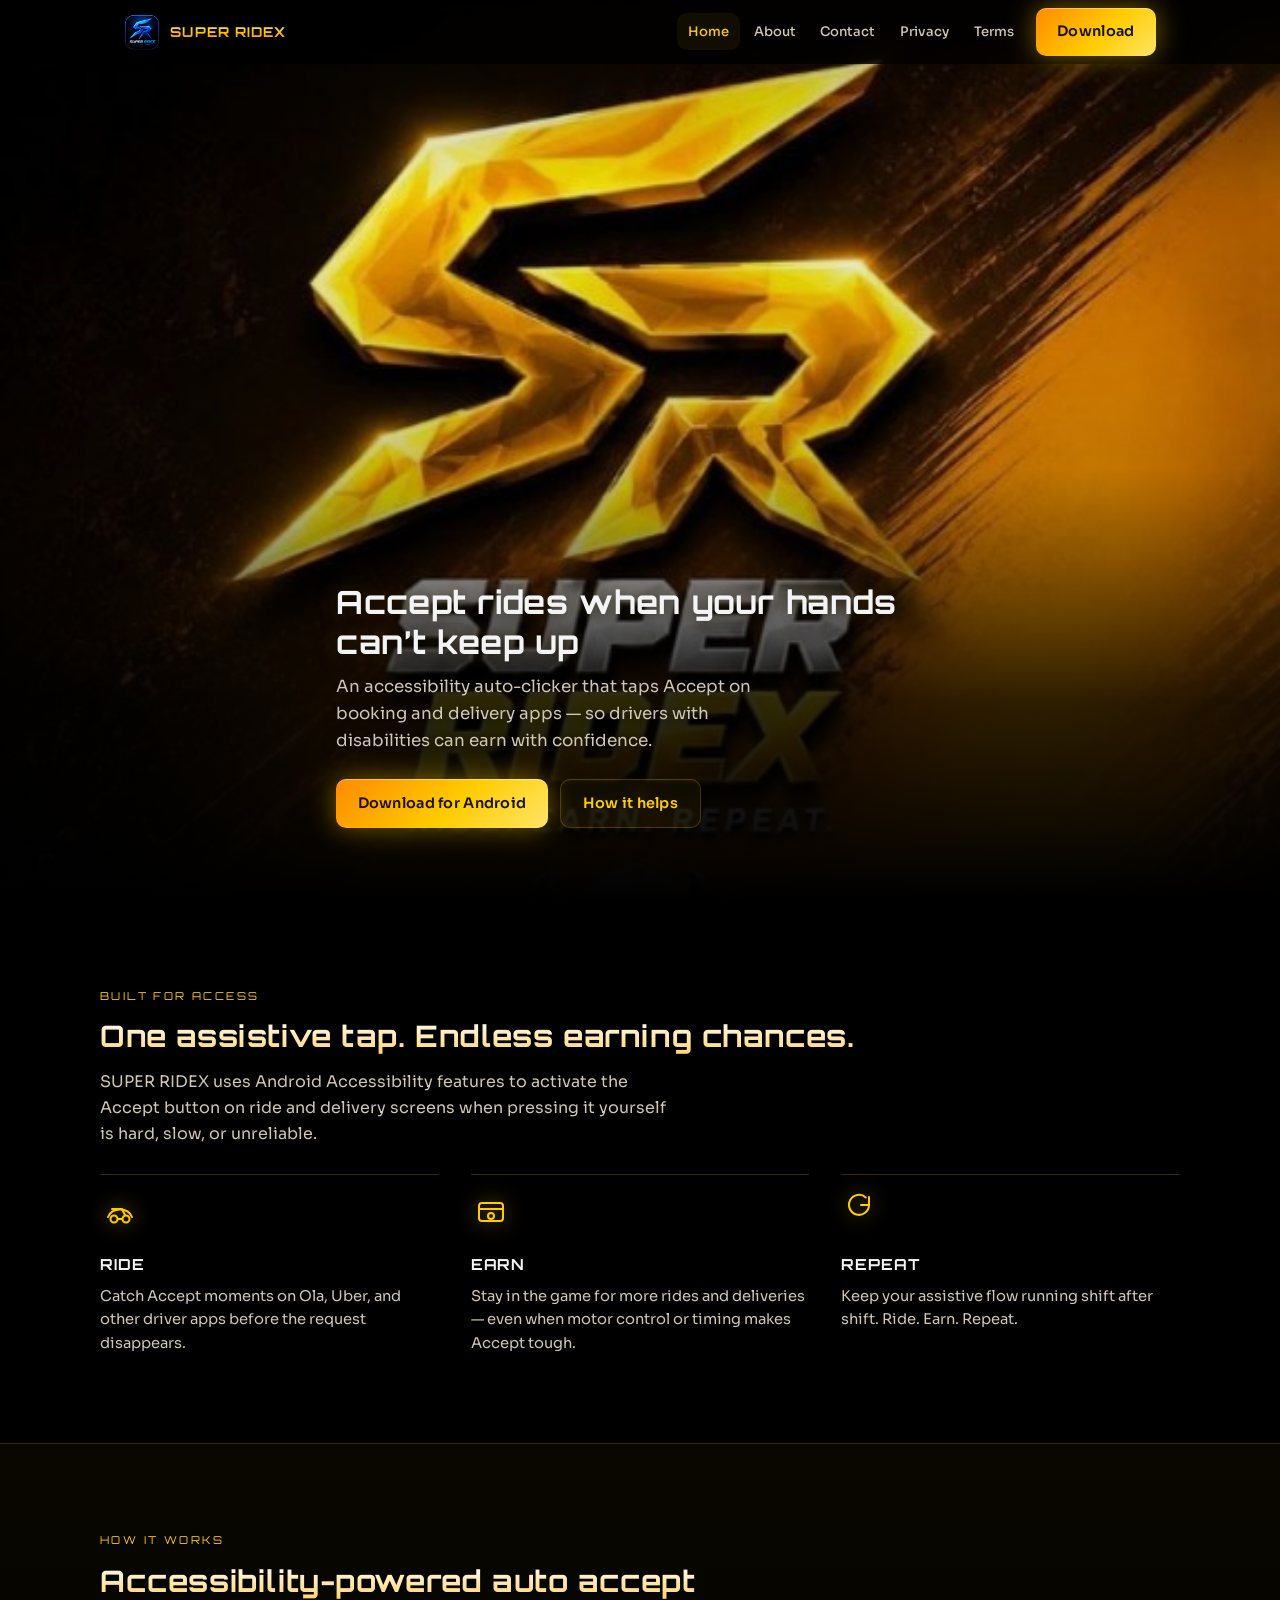
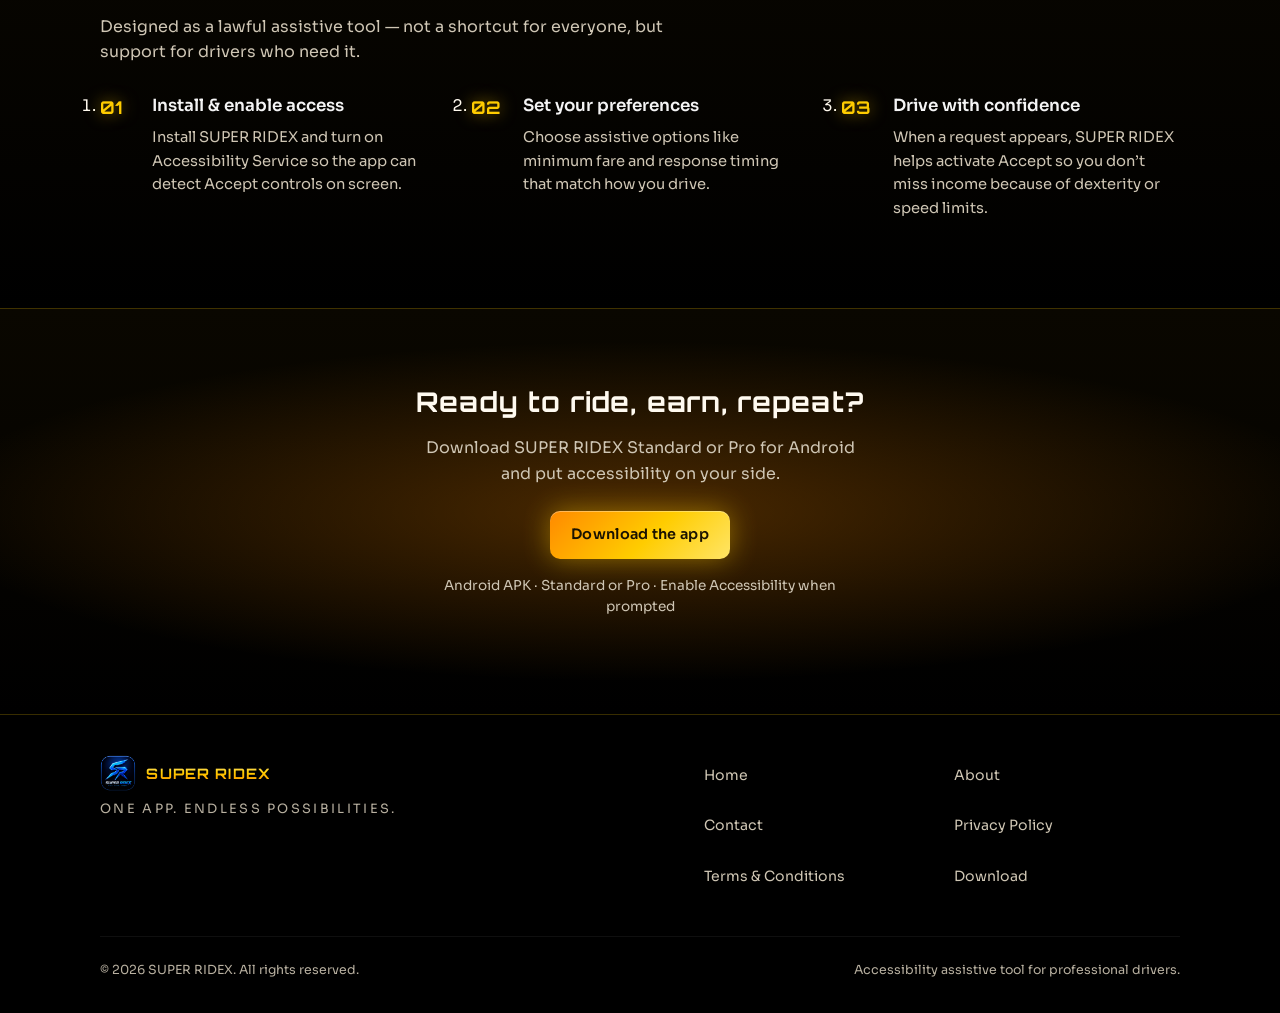
<file: index.html>
<!DOCTYPE html>
<html lang="en">
<head>
  <meta charset="UTF-8" />
  <meta name="viewport" content="width=device-width, initial-scale=1" />
  <title>SUPER RIDEX — Accessibility Auto-Accept for Drivers</title>
  <meta name="description" content="SUPER RIDEX is an accessibility app that helps drivers with disabilities automatically tap Accept on ride and delivery booking apps — so you can ride, earn, and repeat." />
  <meta name="keywords" content="SUPER RIDEX, accessibility app, auto accept, driver assist, ride hailing accessibility, delivery driver disability, automatic clicker" />
  <meta name="author" content="SUPER RIDEX" />
  <meta name="robots" content="index, follow" />
  <meta name="theme-color" content="#000000" />
  <link rel="canonical" href="https://superridex.com/" />

  <meta property="og:type" content="website" />
  <meta property="og:site_name" content="SUPER RIDEX" />
  <meta property="og:title" content="SUPER RIDEX — Accessibility Auto-Accept for Drivers" />
  <meta property="og:description" content="Assistive auto-accept for ride and delivery apps. Built for drivers with disabilities who want to earn with confidence." />
  <meta property="og:url" content="https://superridex.com/" />
  <meta property="og:image" content="https://superridex.com/assets/og-image.png" />
  <meta property="og:image:alt" content="SUPER RIDEX logo" />

  <meta name="twitter:card" content="summary_large_image" />
  <meta name="twitter:title" content="SUPER RIDEX — Accessibility Auto-Accept for Drivers" />
  <meta name="twitter:description" content="Assistive auto-accept for ride and delivery apps. Built for drivers with disabilities." />
  <meta name="twitter:image" content="https://superridex.com/assets/og-image.png" />

  <link rel="icon" href="assets/icon.png" type="image/png" />
  <link rel="apple-touch-icon" href="assets/icon.png" />

  <link rel="preconnect" href="https://fonts.googleapis.com" />
  <link rel="preconnect" href="https://fonts.gstatic.com" crossorigin />
  <link href="https://fonts.googleapis.com/css2?family=Orbitron:wght@600;700&family=Sora:wght@400;500;600&display=swap" rel="stylesheet" />
  <link rel="stylesheet" href="css/styles.css?v=20260820g" />

  <script type="application/ld+json">
  {
    "@context": "https://schema.org",
    "@type": "SoftwareApplication",
    "name": "SUPER RIDEX",
    "applicationCategory": "AccessibilityApplication",
    "operatingSystem": "Android",
    "description": "Accessibility assistive app that helps drivers with disabilities automatically activate the Accept button on ride-hailing and delivery apps.",
    "offers": {
      "@type": "Offer",
      "price": "0",
      "priceCurrency": "INR"
    },
    "url": "https://superridex.com/",
    "image": "https://superridex.com/assets/og-image.png"
  }
  </script>
</head>
<body>
  <a class="skip-link" href="#main">Skip to content</a>

  <header class="site-header">
    <div class="nav-inner">
      <a class="brand" href="index.html" aria-label="SUPER RIDEX home">
        <img class="brand-mark" src="assets/icon.png" width="36" height="36" alt="" />
        <span class="brand-name">Super Ridex</span>
      </a>
      <button class="nav-toggle" type="button" aria-expanded="false" aria-controls="site-nav" aria-label="Open menu">
        <svg viewBox="0 0 24 24" fill="none" stroke="currentColor" stroke-width="2" aria-hidden="true">
          <path d="M4 7h16M4 12h16M4 17h16" />
        </svg>
      </button>
      <nav id="site-nav" class="nav-links" aria-label="Primary">
        <a href="index.html" aria-current="page">Home</a>
        <a href="about.html">About</a>
        <a href="contact.html">Contact</a>
        <a href="privacy.html">Privacy</a>
        <a href="terms.html">Terms</a>
      </nav>
      <a class="btn btn-primary nav-cta js-download" href="downloads/superridex.apk" download>Download</a>
    </div>
  </header>

  <main id="main">
    <section class="hero" aria-label="SUPER RIDEX introduction">
      <div class="hero-media" aria-hidden="true">
        <img src="assets/hero.png?v=20260820g" alt="" width="1080" height="1920" fetchpriority="high" />
      </div>
      <div class="hero-scrim" aria-hidden="true"></div>
      <div class="hero-content">
        <h1>Accept rides when your hands can’t keep up</h1>
        <p class="hero-lead">An accessibility auto-clicker that taps Accept on booking and delivery apps — so drivers with disabilities can earn with confidence.</p>
        <div class="hero-actions">
          <a class="btn btn-primary js-download" href="downloads/superridex.apk" download>Download for Android</a>
          <a class="btn btn-ghost" href="about.html">How it helps</a>
        </div>
      </div>
    </section>

    <section class="section" aria-labelledby="why-title">
      <div class="section-inner">
        <p class="section-label reveal">Built for access</p>
        <h2 id="why-title" class="section-title reveal">One assistive tap. Endless earning chances.</h2>
        <p class="section-copy reveal">SUPER RIDEX uses Android Accessibility features to activate the Accept button on ride and delivery screens when pressing it yourself is hard, slow, or unreliable.</p>
        <div class="feature-list">
          <article class="feature reveal">
            <svg class="feature-icon" viewBox="0 0 40 40" fill="none" aria-hidden="true">
              <path d="M8 26c4-10 20-10 24 0" stroke="currentColor" stroke-width="2" stroke-linecap="round"/>
              <circle cx="14" cy="28" r="3.5" stroke="currentColor" stroke-width="2"/>
              <circle cx="26" cy="28" r="3.5" stroke="currentColor" stroke-width="2"/>
              <path d="M17.5 28h5" stroke="currentColor" stroke-width="2"/>
              <path d="M12 18h10l3 6" stroke="currentColor" stroke-width="2" stroke-linecap="round"/>
            </svg>
            <h3>Ride</h3>
            <p>Catch Accept moments on Ola, Uber, and other driver apps before the request disappears.</p>
          </article>
          <article class="feature reveal">
            <svg class="feature-icon" viewBox="0 0 40 40" fill="none" aria-hidden="true">
              <rect x="8" y="12" width="24" height="18" rx="3" stroke="currentColor" stroke-width="2"/>
              <path d="M8 18h24" stroke="currentColor" stroke-width="2"/>
              <circle cx="20" cy="25" r="3" stroke="currentColor" stroke-width="2"/>
            </svg>
            <h3>Earn</h3>
            <p>Stay in the game for more rides and deliveries — even when motor control or timing makes Accept tough.</p>
          </article>
          <article class="feature reveal">
            <svg class="feature-icon" viewBox="0 0 40 40" fill="none" aria-hidden="true">
              <path d="M28 14a10 10 0 1 1-3.2-7.5" stroke="currentColor" stroke-width="2" stroke-linecap="round"/>
              <path d="M28 6v8h-8" stroke="currentColor" stroke-width="2" stroke-linecap="round" stroke-linejoin="round"/>
            </svg>
            <h3>Repeat</h3>
            <p>Keep your assistive flow running shift after shift. Ride. Earn. Repeat.</p>
          </article>
        </div>
      </div>
    </section>

    <section class="section section-alt" aria-labelledby="how-title">
      <div class="section-inner">
        <p class="section-label reveal">How it works</p>
        <h2 id="how-title" class="section-title reveal">Accessibility-powered auto accept</h2>
        <p class="section-copy reveal">Designed as a lawful assistive tool — not a shortcut for everyone, but support for drivers who need it.</p>
        <ol class="steps">
          <li class="step reveal">
            <h3>Install &amp; enable access</h3>
            <p>Install SUPER RIDEX and turn on Accessibility Service so the app can detect Accept controls on screen.</p>
          </li>
          <li class="step reveal">
            <h3>Set your preferences</h3>
            <p>Choose assistive options like minimum fare and response timing that match how you drive.</p>
          </li>
          <li class="step reveal">
            <h3>Drive with confidence</h3>
            <p>When a request appears, SUPER RIDEX helps activate Accept so you don’t miss income because of dexterity or speed limits.</p>
          </li>
        </ol>
      </div>
    </section>

    <section class="cta-band" aria-labelledby="cta-title">
      <h2 id="cta-title" class="reveal">Ready to ride, earn, repeat?</h2>
      <p class="reveal">Download SUPER RIDEX Standard or Pro for Android and put accessibility on your side.</p>
      <a class="btn btn-primary reveal js-download" href="downloads/superridex.apk" download>Download the app</a>
      <p class="download-note reveal">Android APK · Standard or Pro · Enable Accessibility when prompted</p>
    </section>
  </main>

  <footer class="site-footer">
    <div class="footer-inner">
      <div class="footer-brand">
        <a class="brand" href="index.html">
          <img class="brand-mark" src="assets/icon.png" width="36" height="36" alt="" />
          <span class="brand-name">Super Ridex</span>
        </a>
        <p class="footer-tag">One app. Endless possibilities.</p>
      </div>
      <nav class="footer-nav" aria-label="Footer">
        <a href="index.html">Home</a>
        <a href="about.html">About</a>
        <a href="contact.html">Contact</a>
        <a href="privacy.html">Privacy Policy</a>
        <a href="terms.html">Terms &amp; Conditions</a>
        <a class="js-download" href="downloads/superridex.apk" download>Download</a>
      </nav>
      <div class="footer-bottom">
        <span>&copy; 2026 SUPER RIDEX. All rights reserved.</span>
        <span>Accessibility assistive tool for professional drivers.</span>
      </div>
    </div>
  </footer>

  <script src="js/main.js?v=20260820g" defer></script>
</body>
</html>
</file>
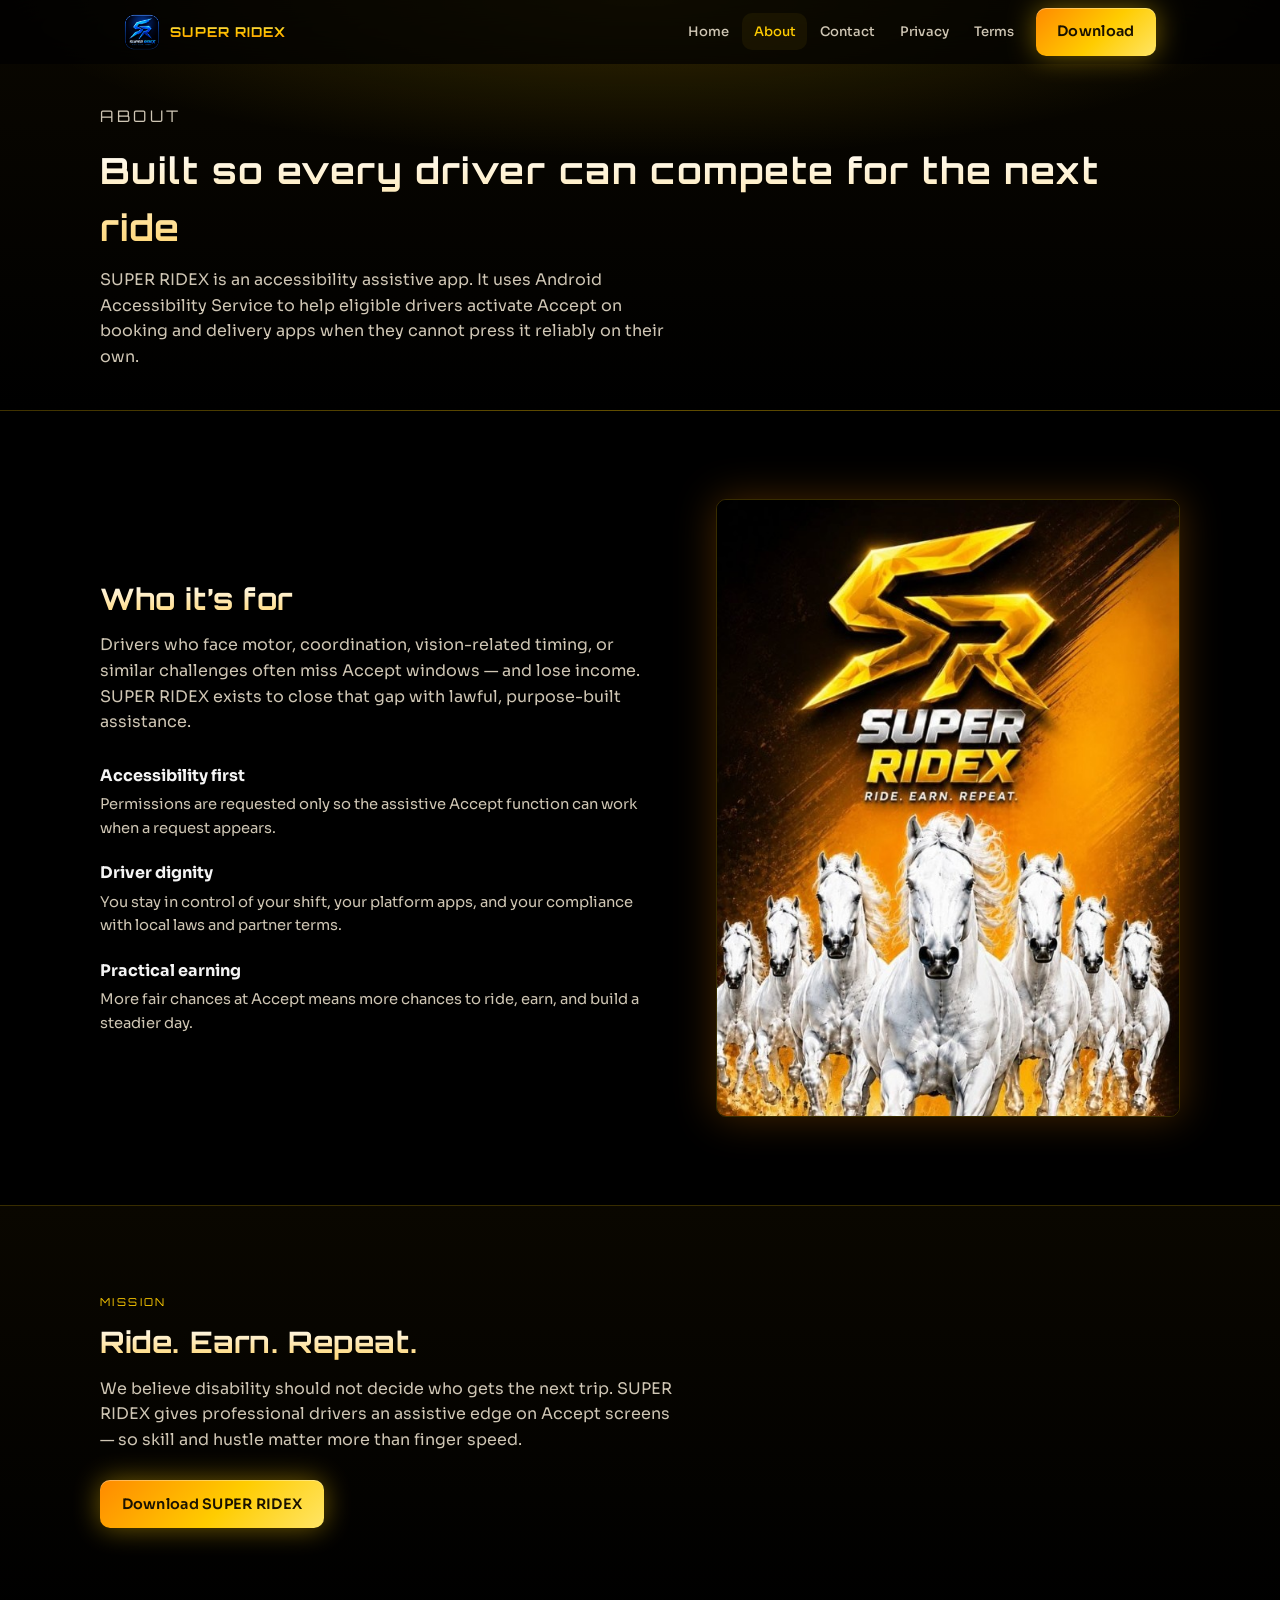
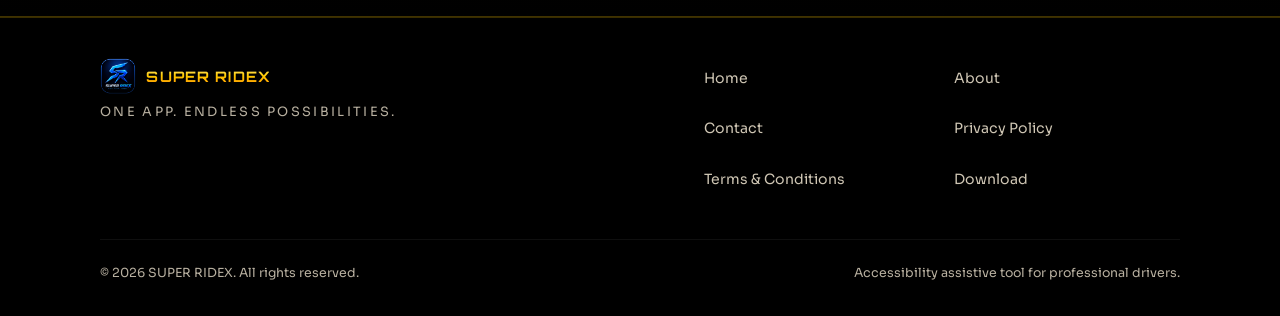
<file: about.html>
<!DOCTYPE html>
<html lang="en">
<head>
  <meta charset="UTF-8" />
  <meta name="viewport" content="width=device-width, initial-scale=1" />
  <title>About SUPER RIDEX — Accessibility for Drivers Who Earn</title>
  <meta name="description" content="Learn how SUPER RIDEX helps drivers with motor, coordination, or timing challenges accept rides and deliveries using Android Accessibility features." />
  <meta name="robots" content="index, follow" />
  <meta name="theme-color" content="#000000" />
  <link rel="canonical" href="https://superridex.com/about.html" />

  <meta property="og:type" content="website" />
  <meta property="og:title" content="About SUPER RIDEX" />
  <meta property="og:description" content="An accessibility auto-accept app built for drivers with disabilities." />
  <meta property="og:url" content="https://superridex.com/about.html" />
  <meta property="og:image" content="https://superridex.com/assets/og-image.png" />

  <meta name="twitter:card" content="summary_large_image" />
  <meta name="twitter:title" content="About SUPER RIDEX" />
  <meta name="twitter:description" content="An accessibility auto-accept app built for drivers with disabilities." />
  <meta name="twitter:image" content="https://superridex.com/assets/og-image.png" />

  <link rel="icon" href="assets/icon.png" type="image/png" />
  <link rel="preconnect" href="https://fonts.googleapis.com" />
  <link rel="preconnect" href="https://fonts.gstatic.com" crossorigin />
  <link href="https://fonts.googleapis.com/css2?family=Orbitron:wght@600;700&family=Sora:wght@400;500;600&display=swap" rel="stylesheet" />
  <link rel="stylesheet" href="css/styles.css?v=20260820g" />
</head>
<body>
  <a class="skip-link" href="#main">Skip to content</a>

  <header class="site-header">
    <div class="nav-inner">
      <a class="brand" href="index.html" aria-label="SUPER RIDEX home">
        <img class="brand-mark" src="assets/icon.png" width="36" height="36" alt="" />
        <span class="brand-name">Super Ridex</span>
      </a>
      <button class="nav-toggle" type="button" aria-expanded="false" aria-controls="site-nav" aria-label="Open menu">
        <svg viewBox="0 0 24 24" fill="none" stroke="currentColor" stroke-width="2" aria-hidden="true">
          <path d="M4 7h16M4 12h16M4 17h16" />
        </svg>
      </button>
      <nav id="site-nav" class="nav-links" aria-label="Primary">
        <a href="index.html">Home</a>
        <a href="about.html" aria-current="page">About</a>
        <a href="contact.html">Contact</a>
        <a href="privacy.html">Privacy</a>
        <a href="terms.html">Terms</a>
      </nav>
      <a class="btn btn-primary nav-cta js-download" href="downloads/superridex.apk" download>Download</a>
    </div>
  </header>

  <main id="main">
    <header class="page-hero">
      <div class="page-hero-inner">
        <p class="section-label">About</p>
        <h1>Built so every driver can compete for the next ride</h1>
        <p>SUPER RIDEX is an accessibility assistive app. It uses Android Accessibility Service to help eligible drivers activate Accept on booking and delivery apps when they cannot press it reliably on their own.</p>
      </div>
    </header>

    <section class="section">
      <div class="section-inner about-grid">
        <div class="reveal">
          <h2 class="section-title">Who it’s for</h2>
          <p class="section-copy">Drivers who face motor, coordination, vision-related timing, or similar challenges often miss Accept windows — and lose income. SUPER RIDEX exists to close that gap with lawful, purpose-built assistance.</p>
          <div class="values">
            <div class="value">
              <h3>Accessibility first</h3>
              <p>Permissions are requested only so the assistive Accept function can work when a request appears.</p>
            </div>
            <div class="value">
              <h3>Driver dignity</h3>
              <p>You stay in control of your shift, your platform apps, and your compliance with local laws and partner terms.</p>
            </div>
            <div class="value">
              <h3>Practical earning</h3>
              <p>More fair chances at Accept means more chances to ride, earn, and build a steadier day.</p>
            </div>
          </div>
        </div>
        <div class="about-visual reveal">
          <img src="assets/hero.png?v=20260820g" width="720" height="960" alt="SUPER RIDEX brand artwork: gold SR mark and charging horses" />
        </div>
      </div>
    </section>

    <section class="section section-alt" aria-labelledby="mission-title">
      <div class="section-inner">
        <p class="section-label reveal">Mission</p>
        <h2 id="mission-title" class="section-title reveal">Ride. Earn. Repeat.</h2>
        <p class="section-copy reveal">We believe disability should not decide who gets the next trip. SUPER RIDEX gives professional drivers an assistive edge on Accept screens — so skill and hustle matter more than finger speed.</p>
        <a class="btn btn-primary reveal js-download" href="downloads/superridex.apk" download>Download SUPER RIDEX</a>
      </div>
    </section>
  </main>

  <footer class="site-footer">
    <div class="footer-inner">
      <div class="footer-brand">
        <a class="brand" href="index.html">
          <img class="brand-mark" src="assets/icon.png" width="36" height="36" alt="" />
          <span class="brand-name">Super Ridex</span>
        </a>
        <p class="footer-tag">One app. Endless possibilities.</p>
      </div>
      <nav class="footer-nav" aria-label="Footer">
        <a href="index.html">Home</a>
        <a href="about.html">About</a>
        <a href="contact.html">Contact</a>
        <a href="privacy.html">Privacy Policy</a>
        <a href="terms.html">Terms &amp; Conditions</a>
        <a class="js-download" href="downloads/superridex.apk" download>Download</a>
      </nav>
      <div class="footer-bottom">
        <span>&copy; 2026 SUPER RIDEX. All rights reserved.</span>
        <span>Accessibility assistive tool for professional drivers.</span>
      </div>
    </div>
  </footer>

  <script src="js/main.js?v=20260820g" defer></script>
</body>
</html>
</file>
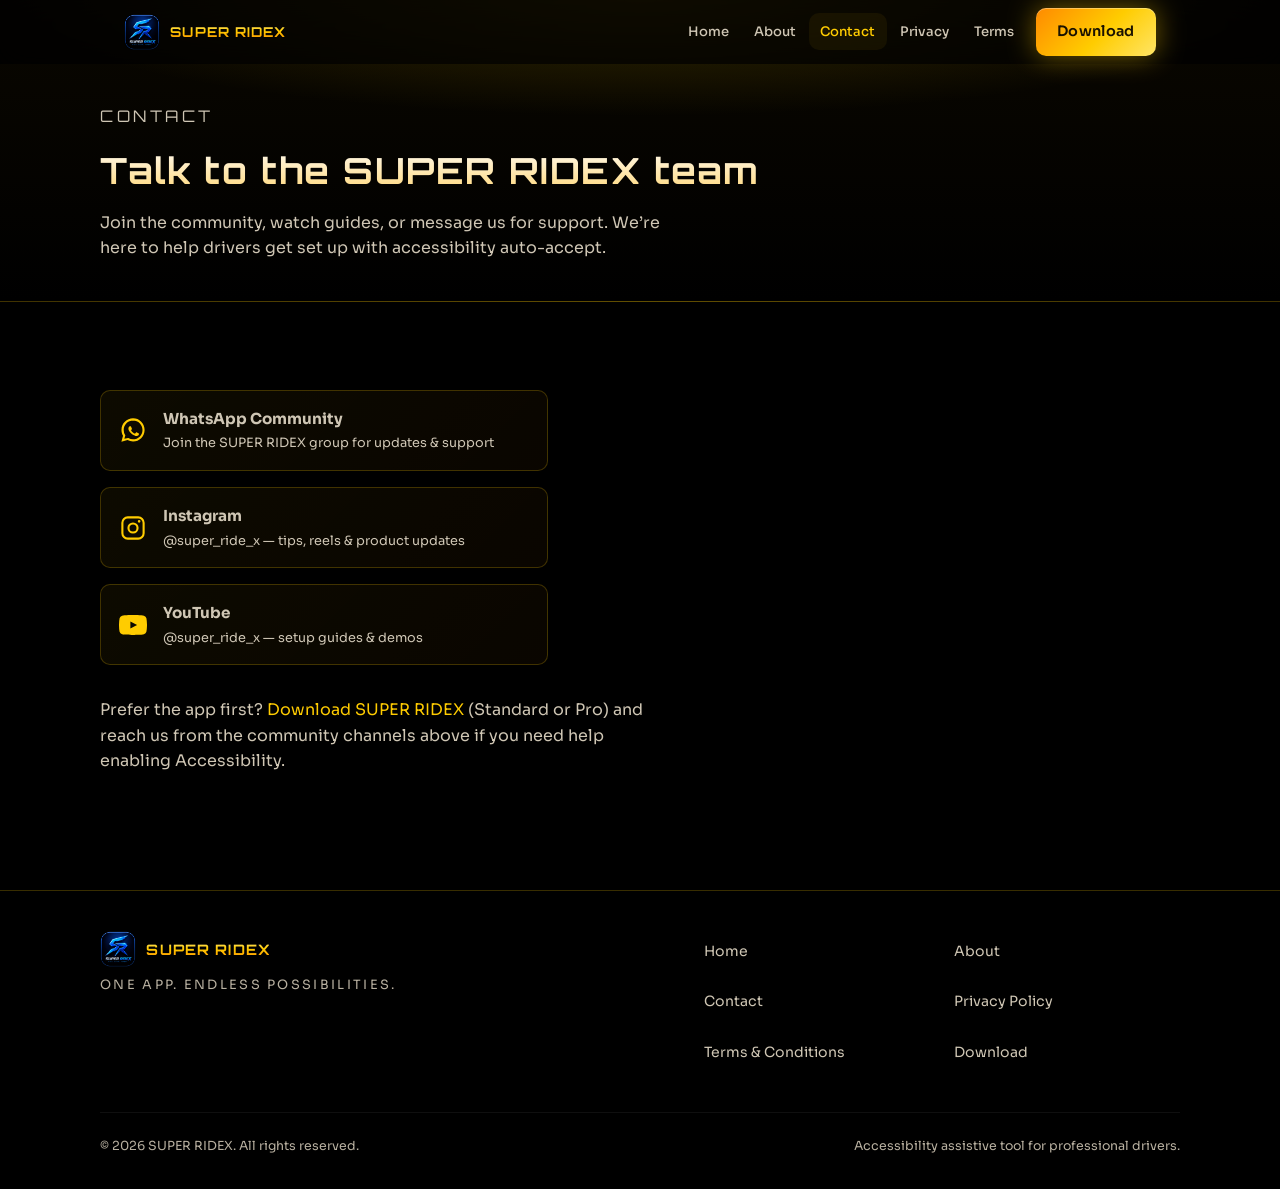
<file: contact.html>
<!DOCTYPE html>
<html lang="en">
<head>
  <meta charset="UTF-8" />
  <meta name="viewport" content="width=device-width, initial-scale=1" />
  <title>Contact SUPER RIDEX — WhatsApp, Instagram &amp; YouTube</title>
  <meta name="description" content="Contact SUPER RIDEX on WhatsApp, Instagram, and YouTube. Get support for the accessibility auto-accept driver app." />
  <meta name="robots" content="index, follow" />
  <meta name="theme-color" content="#000000" />
  <link rel="canonical" href="https://superridex.com/contact.html" />

  <meta property="og:type" content="website" />
  <meta property="og:title" content="Contact SUPER RIDEX" />
  <meta property="og:description" content="Reach SUPER RIDEX on WhatsApp, Instagram, and YouTube." />
  <meta property="og:url" content="https://superridex.com/contact.html" />
  <meta property="og:image" content="https://superridex.com/assets/og-image.png" />

  <meta name="twitter:card" content="summary_large_image" />
  <meta name="twitter:title" content="Contact SUPER RIDEX" />
  <meta name="twitter:description" content="Reach SUPER RIDEX on WhatsApp, Instagram, and YouTube." />
  <meta name="twitter:image" content="https://superridex.com/assets/og-image.png" />

  <link rel="icon" href="assets/icon.png" type="image/png" />
  <link rel="preconnect" href="https://fonts.googleapis.com" />
  <link rel="preconnect" href="https://fonts.gstatic.com" crossorigin />
  <link href="https://fonts.googleapis.com/css2?family=Orbitron:wght@600;700&family=Sora:wght@400;500;600&display=swap" rel="stylesheet" />
  <link rel="stylesheet" href="css/styles.css?v=20260820g" />

  <script type="application/ld+json">
  {
    "@context": "https://schema.org",
    "@type": "Organization",
    "name": "SUPER RIDEX",
    "url": "https://superridex.com/",
    "sameAs": [
      "https://chat.whatsapp.com/CLrOC1FyHXa8guek8Dxseb",
      "https://www.instagram.com/super_ride_x/",
      "https://youtube.com/@super_ride_x"
    ]
  }
  </script>
</head>
<body>
  <a class="skip-link" href="#main">Skip to content</a>

  <header class="site-header">
    <div class="nav-inner">
      <a class="brand" href="index.html" aria-label="SUPER RIDEX home">
        <img class="brand-mark" src="assets/icon.png" width="36" height="36" alt="" />
        <span class="brand-name">Super Ridex</span>
      </a>
      <button class="nav-toggle" type="button" aria-expanded="false" aria-controls="site-nav" aria-label="Open menu">
        <svg viewBox="0 0 24 24" fill="none" stroke="currentColor" stroke-width="2" aria-hidden="true">
          <path d="M4 7h16M4 12h16M4 17h16" />
        </svg>
      </button>
      <nav id="site-nav" class="nav-links" aria-label="Primary">
        <a href="index.html">Home</a>
        <a href="about.html">About</a>
        <a href="contact.html" aria-current="page">Contact</a>
        <a href="privacy.html">Privacy</a>
        <a href="terms.html">Terms</a>
      </nav>
      <a class="btn btn-primary nav-cta js-download" href="downloads/superridex.apk" download>Download</a>
    </div>
  </header>

  <main id="main">
    <header class="page-hero">
      <div class="page-hero-inner">
        <p class="section-label">Contact</p>
        <h1>Talk to the SUPER RIDEX team</h1>
        <p>Join the community, watch guides, or message us for support. We’re here to help drivers get set up with accessibility auto-accept.</p>
      </div>
    </header>

    <section class="section">
      <div class="section-inner">
        <div class="contact-stack">
          <a class="contact-link reveal" href="https://chat.whatsapp.com/CLrOC1FyHXa8guek8Dxseb?s=cl&amp;p=a&amp;mlu=4" target="_blank" rel="noopener noreferrer">
            <svg viewBox="0 0 24 24" fill="currentColor" aria-hidden="true">
              <path d="M12.04 2c-5.46 0-9.91 4.45-9.91 9.91 0 1.75.46 3.45 1.32 4.95L2.05 22l5.25-1.38c1.45.79 3.08 1.21 4.74 1.21 5.46 0 9.91-4.45 9.91-9.91 0-2.65-1.03-5.14-2.9-7.01A9.86 9.86 0 0 0 12.04 2zm0 1.82c4.46 0 8.09 3.63 8.09 8.09 0 4.46-3.63 8.09-8.09 8.09-1.42 0-2.8-.37-4.01-1.07l-.29-.17-3.12.82.83-3.04-.19-.31a8.04 8.04 0 0 1-1.22-4.32c0-4.46 3.63-8.09 8.09-8.09zm4.55 10.86c-.22-.11-1.3-.64-1.5-.71-.2-.08-.35-.11-.5.11-.15.22-.57.71-.7.86-.13.15-.26.16-.48.05-.22-.11-.93-.34-1.77-1.09-.65-.58-1.1-1.3-1.22-1.52-.13-.22-.01-.34.1-.45.1-.1.22-.26.33-.39.11-.13.15-.22.22-.37.07-.15.04-.28-.02-.39-.06-.11-.5-1.2-.68-1.65-.18-.43-.36-.37-.5-.38h-.42c-.15 0-.39.05-.59.28-.2.22-.78.76-.78 1.86s.8 2.16.91 2.31c.11.15 1.57 2.4 3.81 3.37.53.23.95.37 1.27.47.53.17 1.02.15 1.4.09.43-.06 1.3-.53 1.48-1.04.18-.51.18-.95.13-1.04-.05-.09-.2-.15-.42-.26z"/>
            </svg>
            <span>
              <strong>WhatsApp Community</strong>
              <span>Join the SUPER RIDEX group for updates &amp; support</span>
            </span>
          </a>

          <a class="contact-link reveal" href="https://www.instagram.com/super_ride_x/" target="_blank" rel="noopener noreferrer">
            <svg viewBox="0 0 24 24" fill="currentColor" aria-hidden="true">
              <path d="M7.5 2h9A5.5 5.5 0 0 1 22 7.5v9A5.5 5.5 0 0 1 16.5 22h-9A5.5 5.5 0 0 1 2 16.5v-9A5.5 5.5 0 0 1 7.5 2zm0 1.8A3.7 3.7 0 0 0 3.8 7.5v9a3.7 3.7 0 0 0 3.7 3.7h9a3.7 3.7 0 0 0 3.7-3.7v-9a3.7 3.7 0 0 0-3.7-3.7h-9zm9.75 1.35a1.15 1.15 0 1 1 0 2.3 1.15 1.15 0 0 1 0-2.3zM12 7.2a4.8 4.8 0 1 1 0 9.6 4.8 4.8 0 0 1 0-9.6zm0 1.8a3 3 0 1 0 0 6 3 3 0 0 0 0-6z"/>
            </svg>
            <span>
              <strong>Instagram</strong>
              <span>@super_ride_x — tips, reels &amp; product updates</span>
            </span>
          </a>

          <a class="contact-link reveal" href="https://youtube.com/@super_ride_x?si=-7IBtuk6DikOAo1F" target="_blank" rel="noopener noreferrer">
            <svg viewBox="0 0 24 24" fill="currentColor" aria-hidden="true">
              <path d="M23.5 6.2a3.02 3.02 0 0 0-2.12-2.14C19.5 3.5 12 3.5 12 3.5s-7.5 0-9.38.56A3.02 3.02 0 0 0 .5 6.2 31.6 31.6 0 0 0 0 12a31.6 31.6 0 0 0 .5 5.8 3.02 3.02 0 0 0 2.12 2.14C4.5 20.5 12 20.5 12 20.5s7.5 0 9.38-.56a3.02 3.02 0 0 0 2.12-2.14A31.6 31.6 0 0 0 24 12a31.6 31.6 0 0 0-.5-5.8zM9.75 15.02V8.98L15.5 12l-5.75 3.02z"/>
            </svg>
            <span>
              <strong>YouTube</strong>
              <span>@super_ride_x — setup guides &amp; demos</span>
            </span>
          </a>
        </div>

        <p class="section-copy" style="margin-top: 2rem;">
          Prefer the app first? <a class="js-download" href="downloads/superridex.apk" download>Download SUPER RIDEX</a> (Standard or Pro) and reach us from the community channels above if you need help enabling Accessibility.
        </p>
      </div>
    </section>
  </main>

  <footer class="site-footer">
    <div class="footer-inner">
      <div class="footer-brand">
        <a class="brand" href="index.html">
          <img class="brand-mark" src="assets/icon.png" width="36" height="36" alt="" />
          <span class="brand-name">Super Ridex</span>
        </a>
        <p class="footer-tag">One app. Endless possibilities.</p>
      </div>
      <nav class="footer-nav" aria-label="Footer">
        <a href="index.html">Home</a>
        <a href="about.html">About</a>
        <a href="contact.html">Contact</a>
        <a href="privacy.html">Privacy Policy</a>
        <a href="terms.html">Terms &amp; Conditions</a>
        <a class="js-download" href="downloads/superridex.apk" download>Download</a>
      </nav>
      <div class="footer-bottom">
        <span>&copy; 2026 SUPER RIDEX. All rights reserved.</span>
        <span>Accessibility assistive tool for professional drivers.</span>
      </div>
    </div>
  </footer>

  <script src="js/main.js?v=20260820g" defer></script>
</body>
</html>
</file>
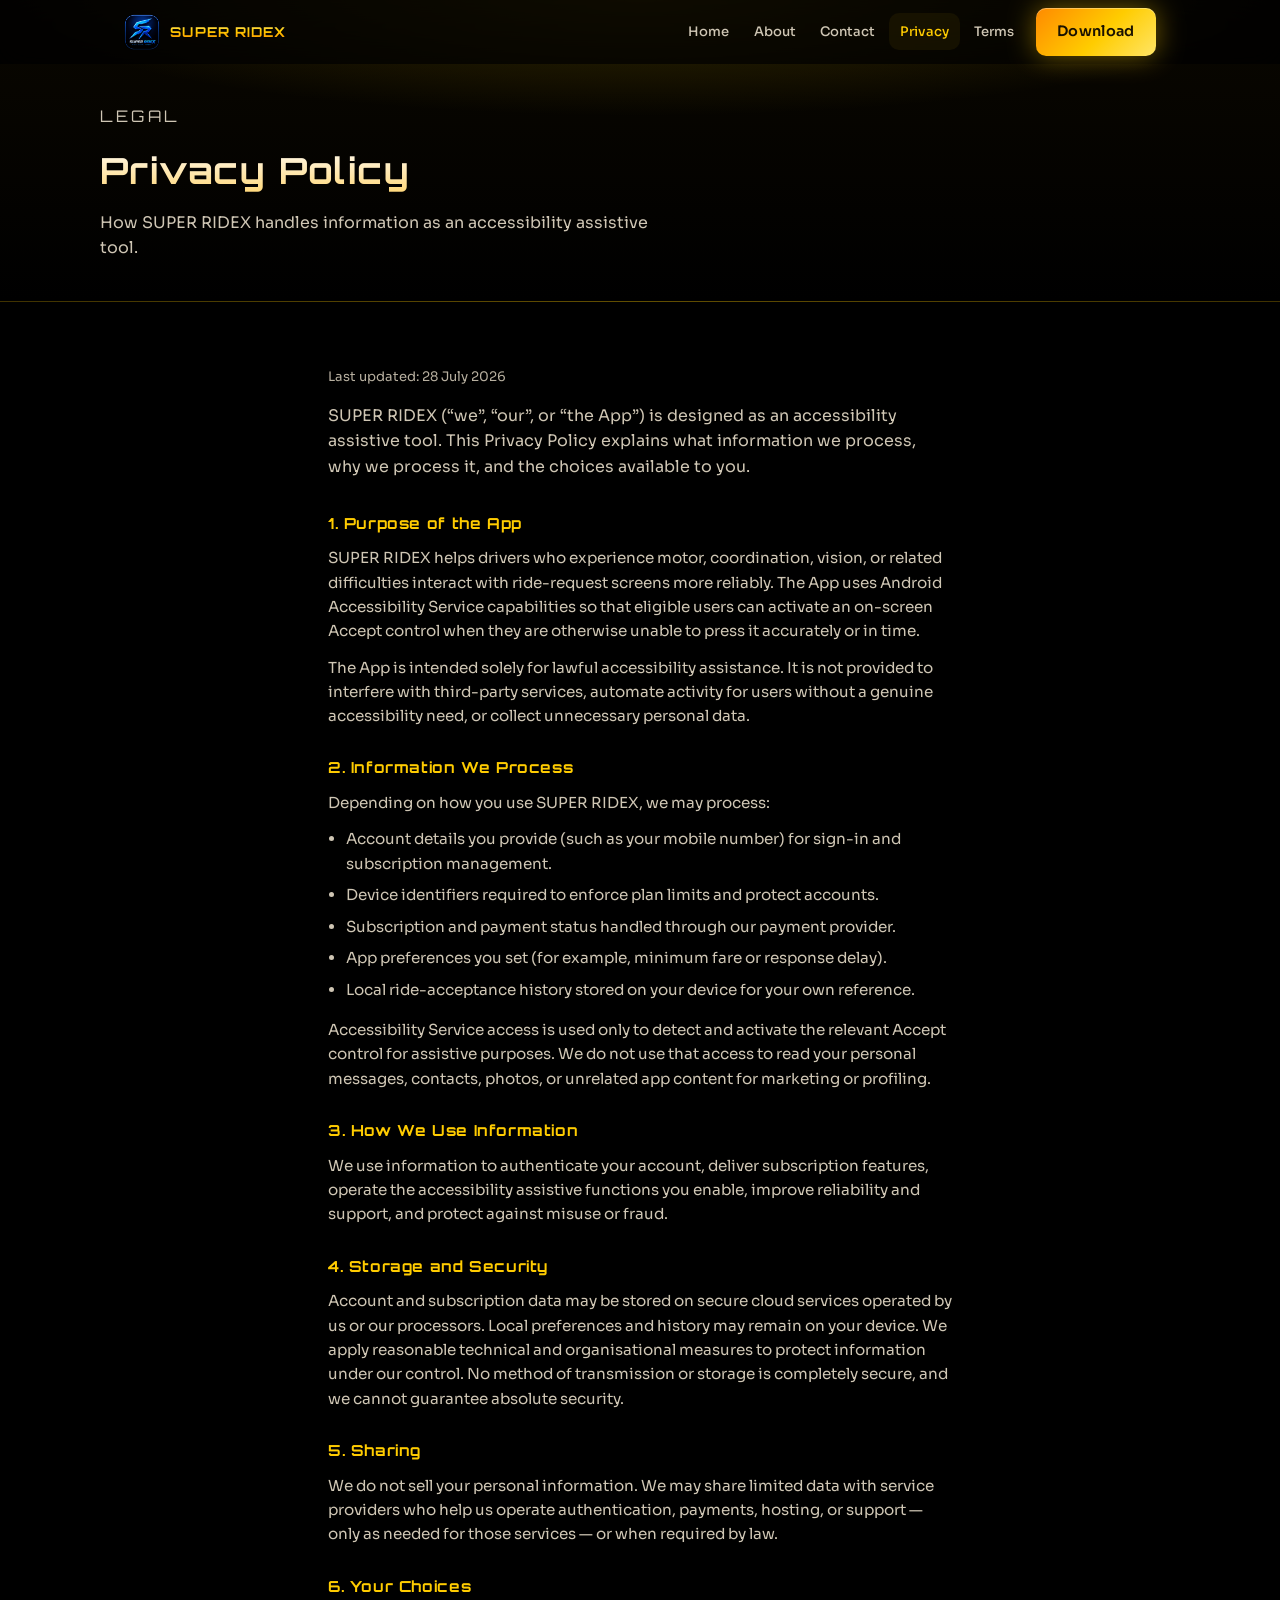
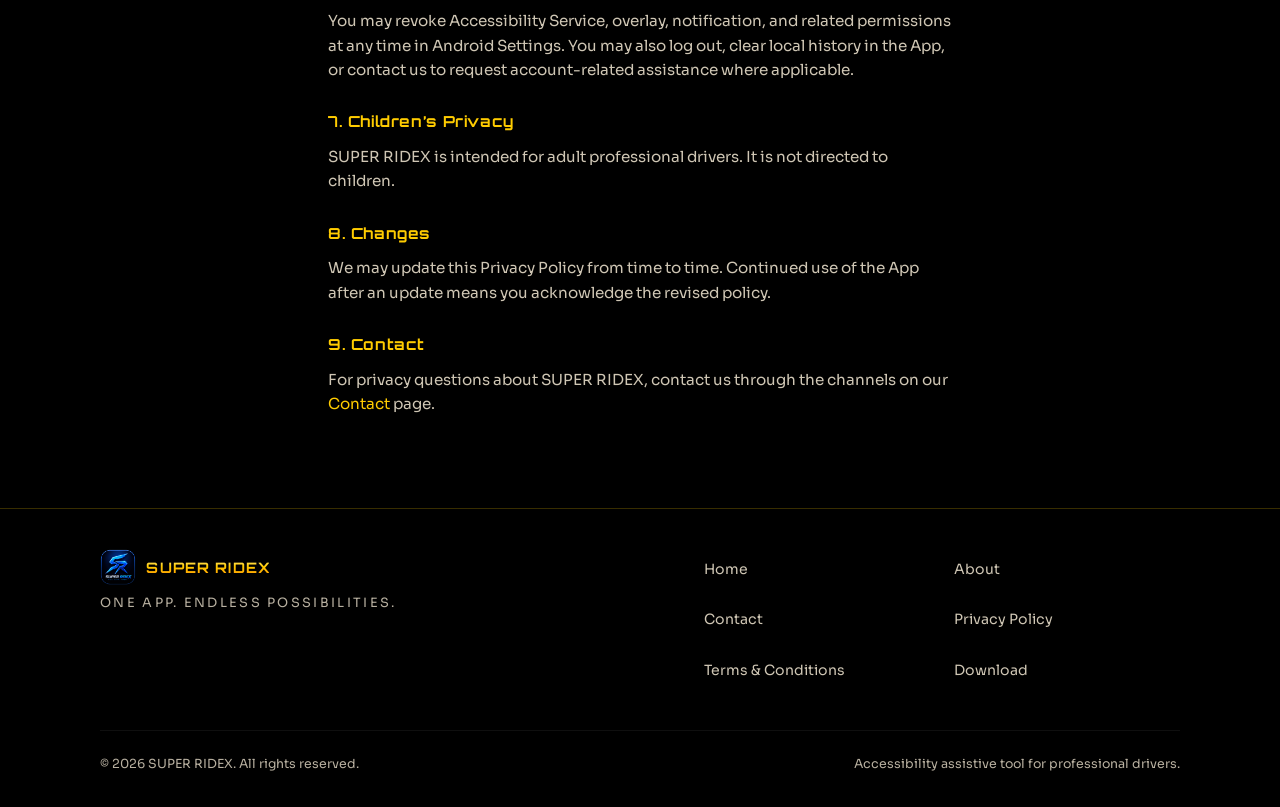
<file: privacy.html>
<!DOCTYPE html>
<html lang="en">
<head>
  <meta charset="UTF-8" />
  <meta name="viewport" content="width=device-width, initial-scale=1" />
  <title>Privacy Policy — SUPER RIDEX</title>
  <meta name="description" content="Privacy Policy for SUPER RIDEX, the accessibility assistive auto-accept app for drivers." />
  <meta name="robots" content="index, follow" />
  <meta name="theme-color" content="#000000" />
  <link rel="canonical" href="https://superridex.com/privacy.html" />

  <meta property="og:type" content="website" />
  <meta property="og:title" content="Privacy Policy — SUPER RIDEX" />
  <meta property="og:description" content="How SUPER RIDEX processes information as an accessibility assistive tool." />
  <meta property="og:url" content="https://superridex.com/privacy.html" />
  <meta property="og:image" content="https://superridex.com/assets/og-image.png" />

  <link rel="icon" href="assets/icon.png" type="image/png" />
  <link rel="preconnect" href="https://fonts.googleapis.com" />
  <link rel="preconnect" href="https://fonts.gstatic.com" crossorigin />
  <link href="https://fonts.googleapis.com/css2?family=Orbitron:wght@600;700&family=Sora:wght@400;500;600&display=swap" rel="stylesheet" />
  <link rel="stylesheet" href="css/styles.css?v=20260820g" />
</head>
<body>
  <a class="skip-link" href="#main">Skip to content</a>

  <header class="site-header">
    <div class="nav-inner">
      <a class="brand" href="index.html" aria-label="SUPER RIDEX home">
        <img class="brand-mark" src="assets/icon.png" width="36" height="36" alt="" />
        <span class="brand-name">Super Ridex</span>
      </a>
      <button class="nav-toggle" type="button" aria-expanded="false" aria-controls="site-nav" aria-label="Open menu">
        <svg viewBox="0 0 24 24" fill="none" stroke="currentColor" stroke-width="2" aria-hidden="true">
          <path d="M4 7h16M4 12h16M4 17h16" />
        </svg>
      </button>
      <nav id="site-nav" class="nav-links" aria-label="Primary">
        <a href="index.html">Home</a>
        <a href="about.html">About</a>
        <a href="contact.html">Contact</a>
        <a href="privacy.html" aria-current="page">Privacy</a>
        <a href="terms.html">Terms</a>
      </nav>
      <a class="btn btn-primary nav-cta js-download" href="downloads/superridex.apk" download>Download</a>
    </div>
  </header>

  <main id="main">
    <header class="page-hero">
      <div class="page-hero-inner">
        <p class="section-label">Legal</p>
        <h1>Privacy Policy</h1>
        <p>How SUPER RIDEX handles information as an accessibility assistive tool.</p>
      </div>
    </header>

    <article class="prose">
      <p class="updated">Last updated: 28 July 2026</p>
      <p class="lead">SUPER RIDEX (“we”, “our”, or “the App”) is designed as an accessibility assistive tool. This Privacy Policy explains what information we process, why we process it, and the choices available to you.</p>

      <section>
        <h2>1. Purpose of the App</h2>
        <p>SUPER RIDEX helps drivers who experience motor, coordination, vision, or related difficulties interact with ride-request screens more reliably. The App uses Android Accessibility Service capabilities so that eligible users can activate an on-screen Accept control when they are otherwise unable to press it accurately or in time.</p>
        <p>The App is intended solely for lawful accessibility assistance. It is not provided to interfere with third-party services, automate activity for users without a genuine accessibility need, or collect unnecessary personal data.</p>
      </section>

      <section>
        <h2>2. Information We Process</h2>
        <p>Depending on how you use SUPER RIDEX, we may process:</p>
        <ul>
          <li>Account details you provide (such as your mobile number) for sign-in and subscription management.</li>
          <li>Device identifiers required to enforce plan limits and protect accounts.</li>
          <li>Subscription and payment status handled through our payment provider.</li>
          <li>App preferences you set (for example, minimum fare or response delay).</li>
          <li>Local ride-acceptance history stored on your device for your own reference.</li>
        </ul>
        <p>Accessibility Service access is used only to detect and activate the relevant Accept control for assistive purposes. We do not use that access to read your personal messages, contacts, photos, or unrelated app content for marketing or profiling.</p>
      </section>

      <section>
        <h2>3. How We Use Information</h2>
        <p>We use information to authenticate your account, deliver subscription features, operate the accessibility assistive functions you enable, improve reliability and support, and protect against misuse or fraud.</p>
      </section>

      <section>
        <h2>4. Storage and Security</h2>
        <p>Account and subscription data may be stored on secure cloud services operated by us or our processors. Local preferences and history may remain on your device. We apply reasonable technical and organisational measures to protect information under our control. No method of transmission or storage is completely secure, and we cannot guarantee absolute security.</p>
      </section>

      <section>
        <h2>5. Sharing</h2>
        <p>We do not sell your personal information. We may share limited data with service providers who help us operate authentication, payments, hosting, or support — only as needed for those services — or when required by law.</p>
      </section>

      <section>
        <h2>6. Your Choices</h2>
        <p>You may revoke Accessibility Service, overlay, notification, and related permissions at any time in Android Settings. You may also log out, clear local history in the App, or contact us to request account-related assistance where applicable.</p>
      </section>

      <section>
        <h2>7. Children’s Privacy</h2>
        <p>SUPER RIDEX is intended for adult professional drivers. It is not directed to children.</p>
      </section>

      <section>
        <h2>8. Changes</h2>
        <p>We may update this Privacy Policy from time to time. Continued use of the App after an update means you acknowledge the revised policy.</p>
      </section>

      <section>
        <h2>9. Contact</h2>
        <p>For privacy questions about SUPER RIDEX, contact us through the channels on our <a href="contact.html">Contact</a> page.</p>
      </section>
    </article>
  </main>

  <footer class="site-footer">
    <div class="footer-inner">
      <div class="footer-brand">
        <a class="brand" href="index.html">
          <img class="brand-mark" src="assets/icon.png" width="36" height="36" alt="" />
          <span class="brand-name">Super Ridex</span>
        </a>
        <p class="footer-tag">One app. Endless possibilities.</p>
      </div>
      <nav class="footer-nav" aria-label="Footer">
        <a href="index.html">Home</a>
        <a href="about.html">About</a>
        <a href="contact.html">Contact</a>
        <a href="privacy.html">Privacy Policy</a>
        <a href="terms.html">Terms &amp; Conditions</a>
        <a class="js-download" href="downloads/superridex.apk" download>Download</a>
      </nav>
      <div class="footer-bottom">
        <span>&copy; 2026 SUPER RIDEX. All rights reserved.</span>
        <span>Accessibility assistive tool for professional drivers.</span>
      </div>
    </div>
  </footer>

  <script src="js/main.js?v=20260820g" defer></script>
</body>
</html>
</file>
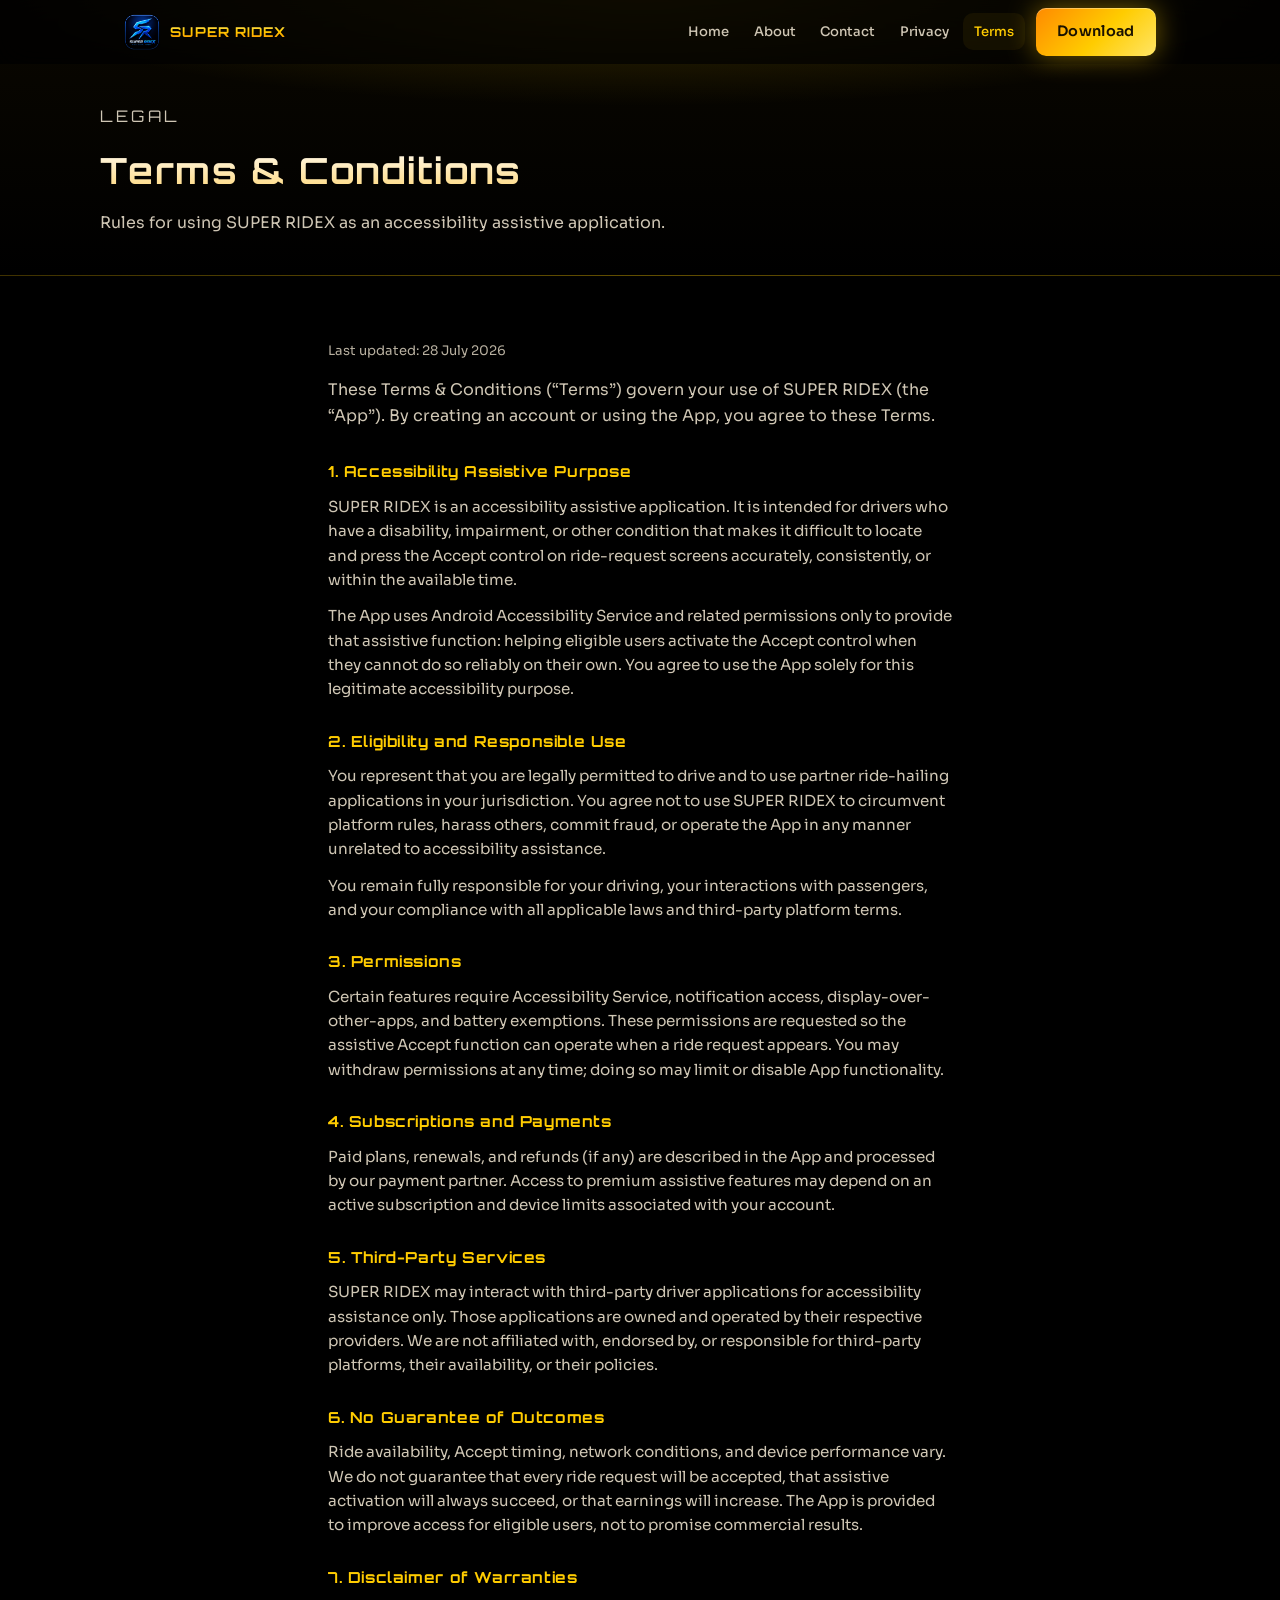
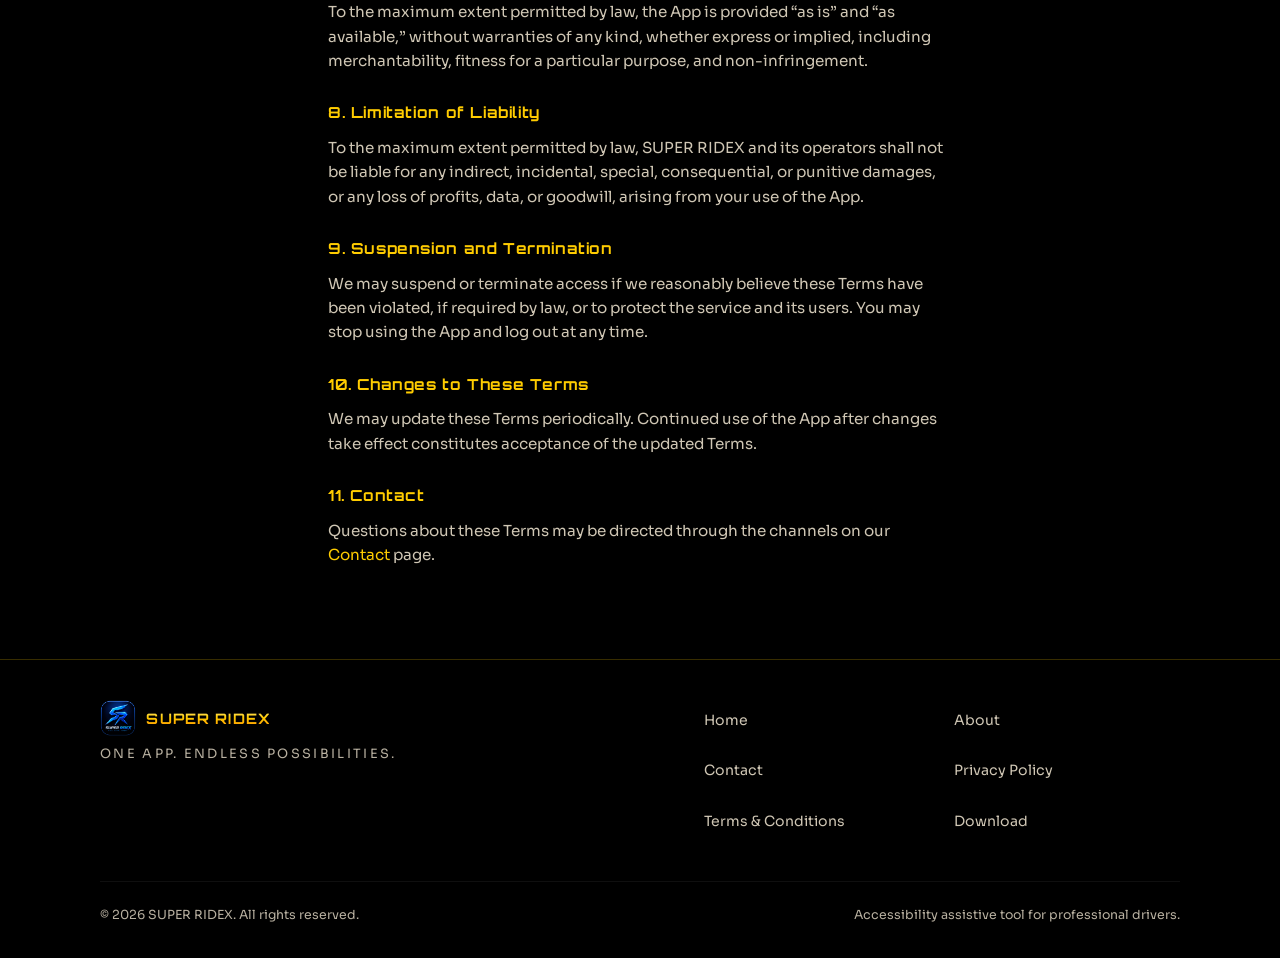
<file: terms.html>
<!DOCTYPE html>
<html lang="en">
<head>
  <meta charset="UTF-8" />
  <meta name="viewport" content="width=device-width, initial-scale=1" />
  <title>Terms &amp; Conditions — SUPER RIDEX</title>
  <meta name="description" content="Terms and Conditions for using SUPER RIDEX, the accessibility assistive auto-accept app for drivers." />
  <meta name="robots" content="index, follow" />
  <meta name="theme-color" content="#000000" />
  <link rel="canonical" href="https://superridex.com/terms.html" />

  <meta property="og:type" content="website" />
  <meta property="og:title" content="Terms &amp; Conditions — SUPER RIDEX" />
  <meta property="og:description" content="Terms governing use of the SUPER RIDEX accessibility assistive app." />
  <meta property="og:url" content="https://superridex.com/terms.html" />
  <meta property="og:image" content="https://superridex.com/assets/og-image.png" />

  <link rel="icon" href="assets/icon.png" type="image/png" />
  <link rel="preconnect" href="https://fonts.googleapis.com" />
  <link rel="preconnect" href="https://fonts.gstatic.com" crossorigin />
  <link href="https://fonts.googleapis.com/css2?family=Orbitron:wght@600;700&family=Sora:wght@400;500;600&display=swap" rel="stylesheet" />
  <link rel="stylesheet" href="css/styles.css?v=20260820g" />
</head>
<body>
  <a class="skip-link" href="#main">Skip to content</a>

  <header class="site-header">
    <div class="nav-inner">
      <a class="brand" href="index.html" aria-label="SUPER RIDEX home">
        <img class="brand-mark" src="assets/icon.png" width="36" height="36" alt="" />
        <span class="brand-name">Super Ridex</span>
      </a>
      <button class="nav-toggle" type="button" aria-expanded="false" aria-controls="site-nav" aria-label="Open menu">
        <svg viewBox="0 0 24 24" fill="none" stroke="currentColor" stroke-width="2" aria-hidden="true">
          <path d="M4 7h16M4 12h16M4 17h16" />
        </svg>
      </button>
      <nav id="site-nav" class="nav-links" aria-label="Primary">
        <a href="index.html">Home</a>
        <a href="about.html">About</a>
        <a href="contact.html">Contact</a>
        <a href="privacy.html">Privacy</a>
        <a href="terms.html" aria-current="page">Terms</a>
      </nav>
      <a class="btn btn-primary nav-cta js-download" href="downloads/superridex.apk" download>Download</a>
    </div>
  </header>

  <main id="main">
    <header class="page-hero">
      <div class="page-hero-inner">
        <p class="section-label">Legal</p>
        <h1>Terms &amp; Conditions</h1>
        <p>Rules for using SUPER RIDEX as an accessibility assistive application.</p>
      </div>
    </header>

    <article class="prose">
      <p class="updated">Last updated: 28 July 2026</p>
      <p class="lead">These Terms &amp; Conditions (“Terms”) govern your use of SUPER RIDEX (the “App”). By creating an account or using the App, you agree to these Terms.</p>

      <section>
        <h2>1. Accessibility Assistive Purpose</h2>
        <p>SUPER RIDEX is an accessibility assistive application. It is intended for drivers who have a disability, impairment, or other condition that makes it difficult to locate and press the Accept control on ride-request screens accurately, consistently, or within the available time.</p>
        <p>The App uses Android Accessibility Service and related permissions only to provide that assistive function: helping eligible users activate the Accept control when they cannot do so reliably on their own. You agree to use the App solely for this legitimate accessibility purpose.</p>
      </section>

      <section>
        <h2>2. Eligibility and Responsible Use</h2>
        <p>You represent that you are legally permitted to drive and to use partner ride-hailing applications in your jurisdiction. You agree not to use SUPER RIDEX to circumvent platform rules, harass others, commit fraud, or operate the App in any manner unrelated to accessibility assistance.</p>
        <p>You remain fully responsible for your driving, your interactions with passengers, and your compliance with all applicable laws and third-party platform terms.</p>
      </section>

      <section>
        <h2>3. Permissions</h2>
        <p>Certain features require Accessibility Service, notification access, display-over-other-apps, and battery exemptions. These permissions are requested so the assistive Accept function can operate when a ride request appears. You may withdraw permissions at any time; doing so may limit or disable App functionality.</p>
      </section>

      <section>
        <h2>4. Subscriptions and Payments</h2>
        <p>Paid plans, renewals, and refunds (if any) are described in the App and processed by our payment partner. Access to premium assistive features may depend on an active subscription and device limits associated with your account.</p>
      </section>

      <section>
        <h2>5. Third-Party Services</h2>
        <p>SUPER RIDEX may interact with third-party driver applications for accessibility assistance only. Those applications are owned and operated by their respective providers. We are not affiliated with, endorsed by, or responsible for third-party platforms, their availability, or their policies.</p>
      </section>

      <section>
        <h2>6. No Guarantee of Outcomes</h2>
        <p>Ride availability, Accept timing, network conditions, and device performance vary. We do not guarantee that every ride request will be accepted, that assistive activation will always succeed, or that earnings will increase. The App is provided to improve access for eligible users, not to promise commercial results.</p>
      </section>

      <section>
        <h2>7. Disclaimer of Warranties</h2>
        <p>To the maximum extent permitted by law, the App is provided “as is” and “as available,” without warranties of any kind, whether express or implied, including merchantability, fitness for a particular purpose, and non-infringement.</p>
      </section>

      <section>
        <h2>8. Limitation of Liability</h2>
        <p>To the maximum extent permitted by law, SUPER RIDEX and its operators shall not be liable for any indirect, incidental, special, consequential, or punitive damages, or any loss of profits, data, or goodwill, arising from your use of the App.</p>
      </section>

      <section>
        <h2>9. Suspension and Termination</h2>
        <p>We may suspend or terminate access if we reasonably believe these Terms have been violated, if required by law, or to protect the service and its users. You may stop using the App and log out at any time.</p>
      </section>

      <section>
        <h2>10. Changes to These Terms</h2>
        <p>We may update these Terms periodically. Continued use of the App after changes take effect constitutes acceptance of the updated Terms.</p>
      </section>

      <section>
        <h2>11. Contact</h2>
        <p>Questions about these Terms may be directed through the channels on our <a href="contact.html">Contact</a> page.</p>
      </section>
    </article>
  </main>

  <footer class="site-footer">
    <div class="footer-inner">
      <div class="footer-brand">
        <a class="brand" href="index.html">
          <img class="brand-mark" src="assets/icon.png" width="36" height="36" alt="" />
          <span class="brand-name">Super Ridex</span>
        </a>
        <p class="footer-tag">One app. Endless possibilities.</p>
      </div>
      <nav class="footer-nav" aria-label="Footer">
        <a href="index.html">Home</a>
        <a href="about.html">About</a>
        <a href="contact.html">Contact</a>
        <a href="privacy.html">Privacy Policy</a>
        <a href="terms.html">Terms &amp; Conditions</a>
        <a class="js-download" href="downloads/superridex.apk" download>Download</a>
      </nav>
      <div class="footer-bottom">
        <span>&copy; 2026 SUPER RIDEX. All rights reserved.</span>
        <span>Accessibility assistive tool for professional drivers.</span>
      </div>
    </div>
  </footer>

  <script src="js/main.js?v=20260820g" defer></script>
</body>
</html>
</file>
<file: css/styles.css>
/* SUPER RIDEX — mobile-first brand system */
:root {
  --bg: #000000;
  --bg-deep: #0a0700;
  --bg-elevated: #161000;
  --bg-soft: #1c1405;
  --gold: #ffcc00;
  --gold-bright: #ffe566;
  --gold-deep: #c98900;
  --amber: #ff8a00;
  --cyan: #ffcc00;
  --cyan-bright: #ffe566;
  --blue: #ff8a00;
  --blue-deep: #c96a00;
  --silver: #f4f4f4;
  --silver-muted: #b8b0a0;
  --text: #fffaf0;
  --text-dim: #cfc6b4;
  --border: rgba(255, 204, 0, 0.22);
  --glow: 0 0 28px rgba(255, 204, 0, 0.45);
  --glow-soft: 0 0 40px rgba(255, 138, 0, 0.28);
  --glow-gold: 0 0 28px rgba(255, 204, 0, 0.5);
  --radius: 10px;
  --nav-h: 64px;
  --pad: clamp(1rem, 4vw, 1.5rem);
  --max: 1080px;
  --font-display: "Orbitron", system-ui, sans-serif;
  --font-body: "Sora", system-ui, sans-serif;
}

*,
*::before,
*::after {
  box-sizing: border-box;
  margin: 0;
  padding: 0;
}

html {
  scroll-behavior: smooth;
  -webkit-text-size-adjust: 100%;
}

body {
  font-family: var(--font-body);
  background: var(--bg);
  color: var(--text);
  line-height: 1.6;
  min-height: 100dvh;
  overflow-x: hidden;
}

img {
  max-width: 100%;
  height: auto;
  display: block;
}

a {
  color: var(--cyan);
  text-decoration: none;
  transition: color 0.2s ease, opacity 0.2s ease;
}

a:hover {
  color: var(--cyan-bright);
}

ul {
  list-style: none;
}

button,
.btn {
  font-family: inherit;
  cursor: pointer;
  border: none;
}

/* Skip link */
.skip-link {
  position: absolute;
  left: -999px;
  top: 0;
  background: var(--cyan);
  color: #000;
  padding: 0.75rem 1rem;
  z-index: 1000;
  font-weight: 600;
}

.skip-link:focus {
  left: var(--pad);
  top: 0.5rem;
}

/* —— Nav —— */
.site-header {
  position: fixed;
  inset: 0 0 auto;
  z-index: 100;
  height: var(--nav-h);
  display: flex;
  align-items: center;
  background: rgba(0, 0, 0, 0.72);
  backdrop-filter: blur(16px);
  -webkit-backdrop-filter: blur(16px);
  border-bottom: 1px solid transparent;
  transition: border-color 0.3s ease, background 0.3s ease;
}

.site-header.is-scrolled {
  border-bottom-color: var(--border);
  background: rgba(10, 7, 0, 0.92);
}

.nav-inner {
  width: min(100%, var(--max));
  margin-inline: auto;
  padding-inline: var(--pad);
  display: flex;
  align-items: center;
  justify-content: space-between;
  gap: 0.65rem;
}

.brand {
  display: flex;
  align-items: center;
  gap: 0.65rem;
  color: var(--text);
  flex-shrink: 0;
  margin-right: auto;
}

.brand:hover {
  color: var(--text);
  opacity: 0.9;
}

.brand-mark {
  width: 36px;
  height: 36px;
  border-radius: 9px;
  object-fit: cover;
}

.brand-name {
  font-family: var(--font-display);
  font-weight: 700;
  font-size: 0.78rem;
  letter-spacing: 0.08em;
  text-transform: uppercase;
  background: linear-gradient(180deg, #fff4c2 0%, var(--gold) 45%, var(--amber) 100%);
  -webkit-background-clip: text;
  background-clip: text;
  color: transparent;
}

.nav-toggle {
  width: 44px;
  height: 44px;
  display: grid;
  place-items: center;
  background: transparent;
  color: var(--cyan);
  border-radius: 10px;
  border: 1px solid var(--border);
  order: 3;
  flex-shrink: 0;
}

.nav-toggle svg {
  width: 22px;
  height: 22px;
}

.nav-links {
  display: none;
  position: absolute;
  top: var(--nav-h);
  left: 0;
  right: 0;
  background: rgba(10, 7, 0, 0.98);
  border-bottom: 1px solid var(--border);
  padding: 0.75rem var(--pad) 1.25rem;
  flex-direction: column;
  gap: 0.25rem;
}

.nav-links.is-open {
  display: flex;
}

.nav-links a {
  color: var(--text-dim);
  font-size: 0.95rem;
  font-weight: 500;
  padding: 0.85rem 0.75rem;
  border-radius: 10px;
  min-height: 48px;
  display: flex;
  align-items: center;
}

.nav-links a:hover,
.nav-links a[aria-current="page"] {
  color: var(--cyan);
  background: rgba(255, 204, 0, 0.06);
}

.nav-cta {
  display: inline-flex;
  min-height: 40px;
  padding: 0.5rem 0.95rem;
  font-size: 0.8rem;
  order: 2;
  flex-shrink: 0;
}

@media (min-width: 860px) {
  .nav-toggle {
    display: none;
  }

  .nav-links {
    display: flex;
    position: static;
    flex-direction: row;
    align-items: center;
    background: transparent;
    border: none;
    padding: 0;
    gap: 0.15rem;
  }

  .nav-links a {
    padding: 0.5rem 0.7rem;
    min-height: auto;
    font-size: 0.82rem;
  }

  .nav-cta {
    min-height: 48px;
    padding: 0.75rem 1.35rem;
    font-size: 0.9rem;
  }

  .brand-name {
    font-size: 0.85rem;
  }
}

/* —— Buttons —— */
.btn {
  display: inline-flex;
  align-items: center;
  justify-content: center;
  gap: 0.5rem;
  min-height: 48px;
  padding: 0.75rem 1.35rem;
  border-radius: 10px;
  font-weight: 600;
  font-size: 0.9rem;
  letter-spacing: 0.02em;
  transition: transform 0.2s ease, box-shadow 0.2s ease, background 0.2s ease;
}

.btn:active {
  transform: scale(0.98);
}

.btn-primary {
  color: #1a1200;
  background: linear-gradient(135deg, var(--amber) 0%, var(--gold) 55%, var(--gold-bright) 100%);
  box-shadow: var(--glow), inset 0 1px 0 rgba(255, 255, 255, 0.35);
}

.btn-primary:hover {
  color: #1a1200;
  box-shadow: 0 0 36px rgba(255, 204, 0, 0.7), var(--glow-soft);
}

.btn-ghost {
  color: var(--cyan);
  background: rgba(255, 204, 0, 0.06);
  border: 1px solid var(--border);
}

.btn-ghost:hover {
  color: var(--cyan-bright);
  background: rgba(255, 204, 0, 0.12);
}

.btn-pro {
  color: #1a1200;
  background: linear-gradient(135deg, #c99212 0%, var(--gold) 55%, var(--gold-bright) 100%);
  box-shadow: var(--glow-gold), inset 0 1px 0 rgba(255, 255, 255, 0.4);
}

.btn-pro:hover {
  color: #1a1200;
  box-shadow: 0 0 36px rgba(245, 197, 66, 0.65), var(--glow-soft);
}

.btn-block {
  width: 100%;
}

/* —— Hero —— */
.hero {
  position: relative;
  min-height: 100dvh;
  min-height: 100svh;
  display: flex;
  flex-direction: column;
  justify-content: flex-end;
  padding: calc(var(--nav-h) + 1.5rem) var(--pad) 2.5rem;
  isolation: isolate;
  overflow: hidden;
}

.hero-media {
  position: absolute;
  inset: 0;
  z-index: -2;
}

.hero-media img {
  width: 100%;
  height: 100%;
  object-fit: cover;
  object-position: center 12%;
  animation: heroZoom 18s ease-in-out infinite alternate;
}

.hero-scrim {
  position: absolute;
  inset: 0;
  z-index: -1;
  background:
    linear-gradient(180deg, rgba(0, 0, 0, 0.28) 0%, rgba(0, 0, 0, 0.05) 22%, rgba(0, 0, 0, 0.2) 52%, rgba(0, 0, 0, 0.82) 78%, #000 100%);
}

.hero-content {
  width: min(100%, var(--max));
  margin-inline: auto;
  max-width: 34rem;
  animation: fadeUp 0.9s ease both;
}

.hero-brand {
  width: min(100%, 320px);
  margin-bottom: 1.1rem;
  filter: drop-shadow(0 0 24px rgba(255, 204, 0, 0.35));
}

.hero h1 {
  font-family: var(--font-display);
  font-size: clamp(1.35rem, 5.5vw, 2rem);
  font-weight: 700;
  line-height: 1.25;
  letter-spacing: 0.02em;
  color: var(--silver);
  margin-bottom: 0.75rem;
  text-shadow: 0 2px 18px rgba(0, 0, 0, 0.85), 0 0 24px rgba(255, 204, 0, 0.25);
}

.hero-lead {
  color: var(--text-dim);
  font-size: clamp(0.95rem, 3.2vw, 1.05rem);
  max-width: 28rem;
  margin-bottom: 1.5rem;
  text-shadow: 0 2px 14px rgba(0, 0, 0, 0.9);
}

.hero-actions {
  display: flex;
  flex-direction: column;
  gap: 0.75rem;
}

@media (min-width: 520px) {
  .hero-actions {
    flex-direction: row;
    flex-wrap: wrap;
  }
}

@media (min-width: 860px) {
  .hero {
    justify-content: flex-end;
    padding-bottom: 4.5rem;
  }

  .hero-content {
    max-width: 38rem;
  }

  .hero-media img {
    object-position: center top;
  }
}

/* —— Sections —— */
.section {
  padding: clamp(3.5rem, 10vw, 5.5rem) var(--pad);
}

.section-inner {
  width: min(100%, var(--max));
  margin-inline: auto;
}

.section-label {
  font-family: var(--font-display);
  font-size: 0.68rem;
  letter-spacing: 0.22em;
  text-transform: uppercase;
  color: var(--cyan);
  margin-bottom: 0.75rem;
}

.section-title {
  font-family: var(--font-display);
  font-size: clamp(1.35rem, 4.5vw, 1.85rem);
  font-weight: 700;
  letter-spacing: 0.02em;
  line-height: 1.3;
  margin-bottom: 0.85rem;
  background: linear-gradient(180deg, #fff 0%, #ffd36a 100%);
  -webkit-background-clip: text;
  background-clip: text;
  color: transparent;
}

.section-copy {
  color: var(--text-dim);
  font-size: 1rem;
  max-width: 36rem;
  margin-bottom: 1.75rem;
}

.section-alt {
  background: linear-gradient(180deg, var(--bg-deep) 0%, var(--bg) 100%);
  border-block: 1px solid var(--border);
}

/* Feature rows — not card-heavy */
.feature-list {
  display: grid;
  gap: 1.75rem;
}

@media (min-width: 720px) {
  .feature-list {
    grid-template-columns: repeat(3, 1fr);
    gap: 2rem;
  }
}

.feature {
  padding-top: 1rem;
  border-top: 1px solid var(--border);
}

.feature-icon {
  width: 40px;
  height: 40px;
  margin-bottom: 0.9rem;
  color: var(--cyan);
  filter: drop-shadow(0 0 10px rgba(255, 204, 0, 0.5));
}

.feature h3 {
  font-family: var(--font-display);
  font-size: 0.95rem;
  letter-spacing: 0.06em;
  text-transform: uppercase;
  margin-bottom: 0.45rem;
  color: var(--silver);
}

.feature p {
  color: var(--text-dim);
  font-size: 0.92rem;
}

/* How it works */
.steps {
  display: grid;
  gap: 1.5rem;
  counter-reset: step;
}

@media (min-width: 720px) {
  .steps {
    grid-template-columns: repeat(3, 1fr);
    gap: 2rem;
  }
}

.step {
  counter-increment: step;
  position: relative;
  padding-left: 3.25rem;
}

.step::before {
  content: counter(step, decimal-leading-zero);
  position: absolute;
  left: 0;
  top: 0;
  font-family: var(--font-display);
  font-size: 1.1rem;
  font-weight: 700;
  color: var(--cyan);
  text-shadow: 0 0 16px rgba(255, 204, 0, 0.55);
}

.step h3 {
  font-size: 1.05rem;
  font-weight: 600;
  margin-bottom: 0.4rem;
  color: var(--silver);
}

.step p {
  color: var(--text-dim);
  font-size: 0.92rem;
}

/* CTA band */
.cta-band {
  position: relative;
  padding: clamp(3rem, 8vw, 4.5rem) var(--pad);
  text-align: center;
  overflow: hidden;
  isolation: isolate;
}

.cta-band::before {
  content: "";
  position: absolute;
  inset: 0;
  z-index: -1;
  background:
    radial-gradient(ellipse 80% 60% at 50% 50%, rgba(255, 138, 0, 0.28), transparent 70%),
    linear-gradient(180deg, #0a0700, #000);
  animation: pulseGlow 5s ease-in-out infinite alternate;
}

.cta-band h2 {
  font-family: var(--font-display);
  font-size: clamp(1.25rem, 4vw, 1.7rem);
  margin-bottom: 0.65rem;
  letter-spacing: 0.04em;
}

.cta-band p {
  color: var(--text-dim);
  margin-bottom: 1.5rem;
  max-width: 28rem;
  margin-inline: auto;
}

/* Page hero (inner pages) */
.page-hero {
  padding: calc(var(--nav-h) + 2.5rem) var(--pad) 2.5rem;
  background:
    radial-gradient(ellipse 90% 70% at 50% 0%, rgba(255, 204, 0, 0.18), transparent 55%),
    linear-gradient(180deg, var(--bg-deep), var(--bg));
  border-bottom: 1px solid var(--border);
}

.page-hero-inner {
  width: min(100%, var(--max));
  margin-inline: auto;
  animation: fadeUp 0.7s ease both;
}

.page-hero h1 {
  font-family: var(--font-display);
  font-size: clamp(1.6rem, 5vw, 2.25rem);
  letter-spacing: 0.04em;
  margin-bottom: 0.65rem;
  background: linear-gradient(180deg, #fff, #ffd36a);
  -webkit-background-clip: text;
  background-clip: text;
  color: transparent;
}

.page-hero p {
  color: var(--text-dim);
  max-width: 36rem;
  font-size: 1rem;
}

/* Prose / legal */
.prose {
  width: min(100%, 42rem);
  margin-inline: auto;
  padding: clamp(2.5rem, 6vw, 4rem) var(--pad);
}

.prose .updated {
  font-size: 0.82rem;
  color: var(--silver-muted);
  margin-bottom: 1rem;
}

.prose .lead {
  color: var(--text-dim);
  margin-bottom: 2rem;
  font-size: 1rem;
}

.prose section {
  margin-bottom: 1.75rem;
}

.prose h2 {
  font-family: var(--font-display);
  font-size: 0.95rem;
  letter-spacing: 0.04em;
  color: var(--cyan);
  margin-bottom: 0.65rem;
}

.prose p {
  color: var(--text-dim);
  font-size: 0.95rem;
  margin-bottom: 0.75rem;
}

.prose ul {
  margin: 0.5rem 0 1rem;
  padding-left: 1.1rem;
}

.prose li {
  color: var(--text-dim);
  font-size: 0.95rem;
  margin-bottom: 0.45rem;
  list-style: disc;
}

/* About */
.about-grid {
  display: grid;
  gap: 2rem;
}

@media (min-width: 800px) {
  .about-grid {
    grid-template-columns: 1.1fr 0.9fr;
    align-items: center;
    gap: 3rem;
  }
}

.about-visual {
  border-radius: var(--radius);
  overflow: hidden;
  border: 1px solid var(--border);
  box-shadow: var(--glow-soft);
}

.about-visual img {
  width: 100%;
  aspect-ratio: 3 / 4;
  object-fit: cover;
  object-position: center top;
}

.values {
  display: grid;
  gap: 1.25rem;
  margin-top: 1.5rem;
}

.value h3 {
  font-size: 1rem;
  color: var(--silver);
  margin-bottom: 0.3rem;
}

.value p {
  color: var(--text-dim);
  font-size: 0.92rem;
}

/* Contact */
.contact-stack {
  display: grid;
  gap: 1rem;
  max-width: 28rem;
}

.contact-link {
  display: flex;
  align-items: center;
  gap: 1rem;
  min-height: 64px;
  padding: 1rem 1.15rem;
  border-radius: var(--radius);
  border: 1px solid var(--border);
  background: linear-gradient(135deg, rgba(255, 204, 0, 0.05), rgba(255, 138, 0, 0.04));
  color: var(--text);
  transition: border-color 0.2s ease, box-shadow 0.2s ease, transform 0.2s ease;
}

.contact-link:hover {
  color: var(--text);
  border-color: rgba(255, 204, 0, 0.45);
  box-shadow: var(--glow-soft);
  transform: translateY(-2px);
}

.contact-link svg {
  width: 28px;
  height: 28px;
  flex-shrink: 0;
  color: var(--cyan);
}

.contact-link strong {
  display: block;
  font-size: 0.95rem;
  margin-bottom: 0.15rem;
}

.contact-link span {
  display: block;
  font-size: 0.8rem;
  color: var(--text-dim);
}

/* Download note */
.download-note {
  margin-top: 1rem;
  font-size: 0.85rem;
  color: var(--silver-muted);
}

body.modal-open {
  overflow: hidden;
}

.download-modal {
  position: fixed;
  inset: 0;
  z-index: 200;
  display: grid;
  place-items: end center;
  padding: 0.75rem;
  background: rgba(0, 0, 0, 0.72);
  backdrop-filter: blur(10px);
  -webkit-backdrop-filter: blur(10px);
}

.download-modal[hidden] {
  display: none;
}

.download-dialog {
  position: relative;
  width: min(100%, 640px);
  max-height: min(92dvh, 720px);
  overflow: auto;
  padding: 1.35rem 1.15rem 1.25rem;
  border-radius: 18px 18px 12px 12px;
  border: 1px solid var(--border);
  background:
    radial-gradient(ellipse 80% 50% at 80% 0%, rgba(245, 197, 66, 0.12), transparent 55%),
    radial-gradient(ellipse 70% 50% at 10% 0%, rgba(255, 204, 0, 0.12), transparent 50%),
    linear-gradient(180deg, #161000, #0a0700 60%, #000);
  box-shadow: 0 -12px 40px rgba(0, 0, 0, 0.45), var(--glow-soft);
}

.download-dialog:focus {
  outline: none;
}

.download-dialog .section-label {
  margin-bottom: 0.45rem;
}

.download-dialog h2 {
  font-family: var(--font-display);
  font-size: clamp(1.15rem, 4vw, 1.45rem);
  letter-spacing: 0.03em;
  margin-bottom: 0.5rem;
  color: var(--silver);
}

.download-dialog-copy {
  color: var(--text-dim);
  font-size: 0.92rem;
  margin-bottom: 1.15rem;
}

.download-close {
  position: absolute;
  top: 0.75rem;
  right: 0.75rem;
  width: 44px;
  height: 44px;
  display: grid;
  place-items: center;
  border-radius: 10px;
  background: rgba(255, 204, 0, 0.06);
  border: 1px solid var(--border);
  color: var(--cyan);
}

.download-close svg {
  width: 18px;
  height: 18px;
}

.download-close:hover {
  color: var(--cyan-bright);
  background: rgba(255, 204, 0, 0.12);
}

.download-options {
  display: grid;
  gap: 0.85rem;
}

.download-card {
  position: relative;
  padding: 1.1rem 1rem 1rem;
  border-radius: var(--radius);
  border: 1px solid var(--border);
  background: linear-gradient(180deg, rgba(255, 204, 0, 0.06), rgba(255, 138, 0, 0.04));
}

.download-card.is-pro {
  border-color: rgba(255, 204, 0, 0.45);
  background: linear-gradient(180deg, rgba(255, 204, 0, 0.12), rgba(255, 138, 0, 0.05));
}

.download-card h3 {
  font-family: var(--font-display);
  font-size: 0.82rem;
  letter-spacing: 0.06em;
  text-transform: uppercase;
  color: var(--silver);
  margin-bottom: 0.2rem;
}

.download-card-tag {
  font-size: 0.78rem;
  color: var(--cyan);
  margin-bottom: 0.45rem;
}

.download-card.is-pro .download-card-tag {
  color: var(--gold);
}

.download-card-copy {
  color: var(--text-dim);
  font-size: 0.88rem;
  margin-bottom: 0.95rem;
}

.download-badge {
  display: inline-flex;
  align-items: center;
  min-height: 24px;
  padding: 0.15rem 0.5rem;
  margin-bottom: 0.45rem;
  border-radius: 999px;
  font-family: var(--font-display);
  font-size: 0.62rem;
  letter-spacing: 0.16em;
  text-transform: uppercase;
  color: #1a1200;
  background: linear-gradient(135deg, #c99212, var(--gold-bright));
}

@media (min-width: 640px) {
  .download-modal {
    place-items: center;
    padding: 1.5rem;
  }

  .download-dialog {
    border-radius: 18px;
    padding: 1.75rem 1.5rem 1.5rem;
  }

  .download-options {
    grid-template-columns: 1fr 1fr;
    gap: 1rem;
  }
}

/* Footer */
.site-footer {
  border-top: 1px solid var(--border);
  padding: 2.5rem var(--pad) 2rem;
  background: #000;
}

.footer-inner {
  width: min(100%, var(--max));
  margin-inline: auto;
  display: grid;
  gap: 2rem;
}

.footer-brand .brand-name {
  font-size: 0.9rem;
}

.footer-tag {
  margin-top: 0.5rem;
  font-size: 0.8rem;
  letter-spacing: 0.18em;
  text-transform: uppercase;
  color: var(--silver-muted);
}

.footer-nav {
  display: grid;
  grid-template-columns: 1fr 1fr;
  gap: 0.65rem 1.5rem;
}

.footer-nav a {
  color: var(--text-dim);
  font-size: 0.88rem;
  min-height: 40px;
  display: inline-flex;
  align-items: center;
}

.footer-nav a:hover {
  color: var(--cyan);
}

.footer-bottom {
  margin-top: 0.5rem;
  padding-top: 1.5rem;
  border-top: 1px solid rgba(255, 255, 255, 0.06);
  display: flex;
  flex-direction: column;
  gap: 0.5rem;
  font-size: 0.78rem;
  color: var(--silver-muted);
}

@media (min-width: 720px) {
  .footer-inner {
    grid-template-columns: 1.2fr 1fr;
    align-items: start;
  }

  .footer-bottom {
    flex-direction: row;
    justify-content: space-between;
    grid-column: 1 / -1;
  }
}

/* Motion */
@keyframes fadeUp {
  from {
    opacity: 0;
    transform: translateY(18px);
  }
  to {
    opacity: 1;
    transform: translateY(0);
  }
}

@keyframes heroZoom {
  from {
    transform: scale(1);
  }
  to {
    transform: scale(1.06);
  }
}

@keyframes pulseGlow {
  from {
    opacity: 0.85;
  }
  to {
    opacity: 1;
  }
}

.reveal {
  opacity: 0;
  transform: translateY(16px);
  transition: opacity 0.6s ease, transform 0.6s ease;
}

.reveal.is-visible {
  opacity: 1;
  transform: translateY(0);
}

@media (prefers-reduced-motion: reduce) {
  *,
  *::before,
  *::after {
    animation-duration: 0.01ms !important;
    animation-iteration-count: 1 !important;
    transition-duration: 0.01ms !important;
  }

  .hero-media img {
    animation: none;
  }

  .reveal {
    opacity: 1;
    transform: none;
  }
}
</file>
